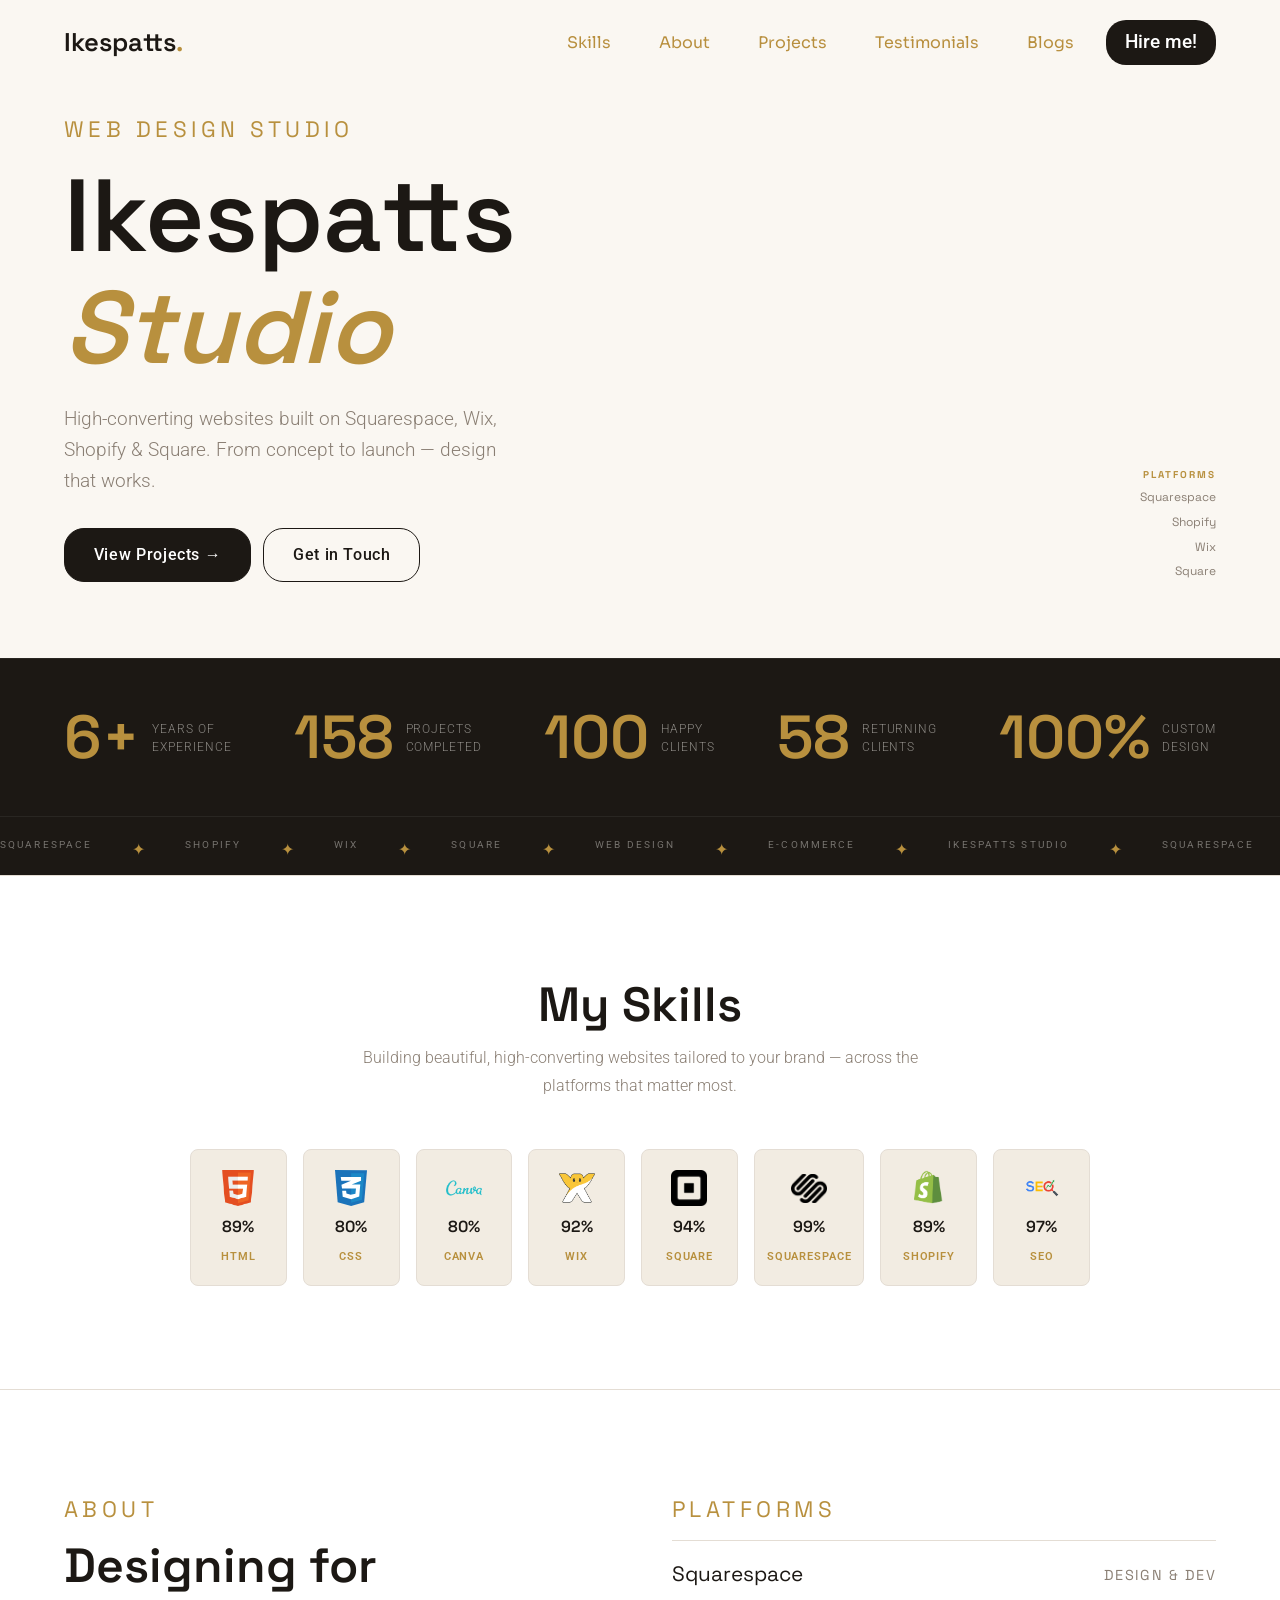
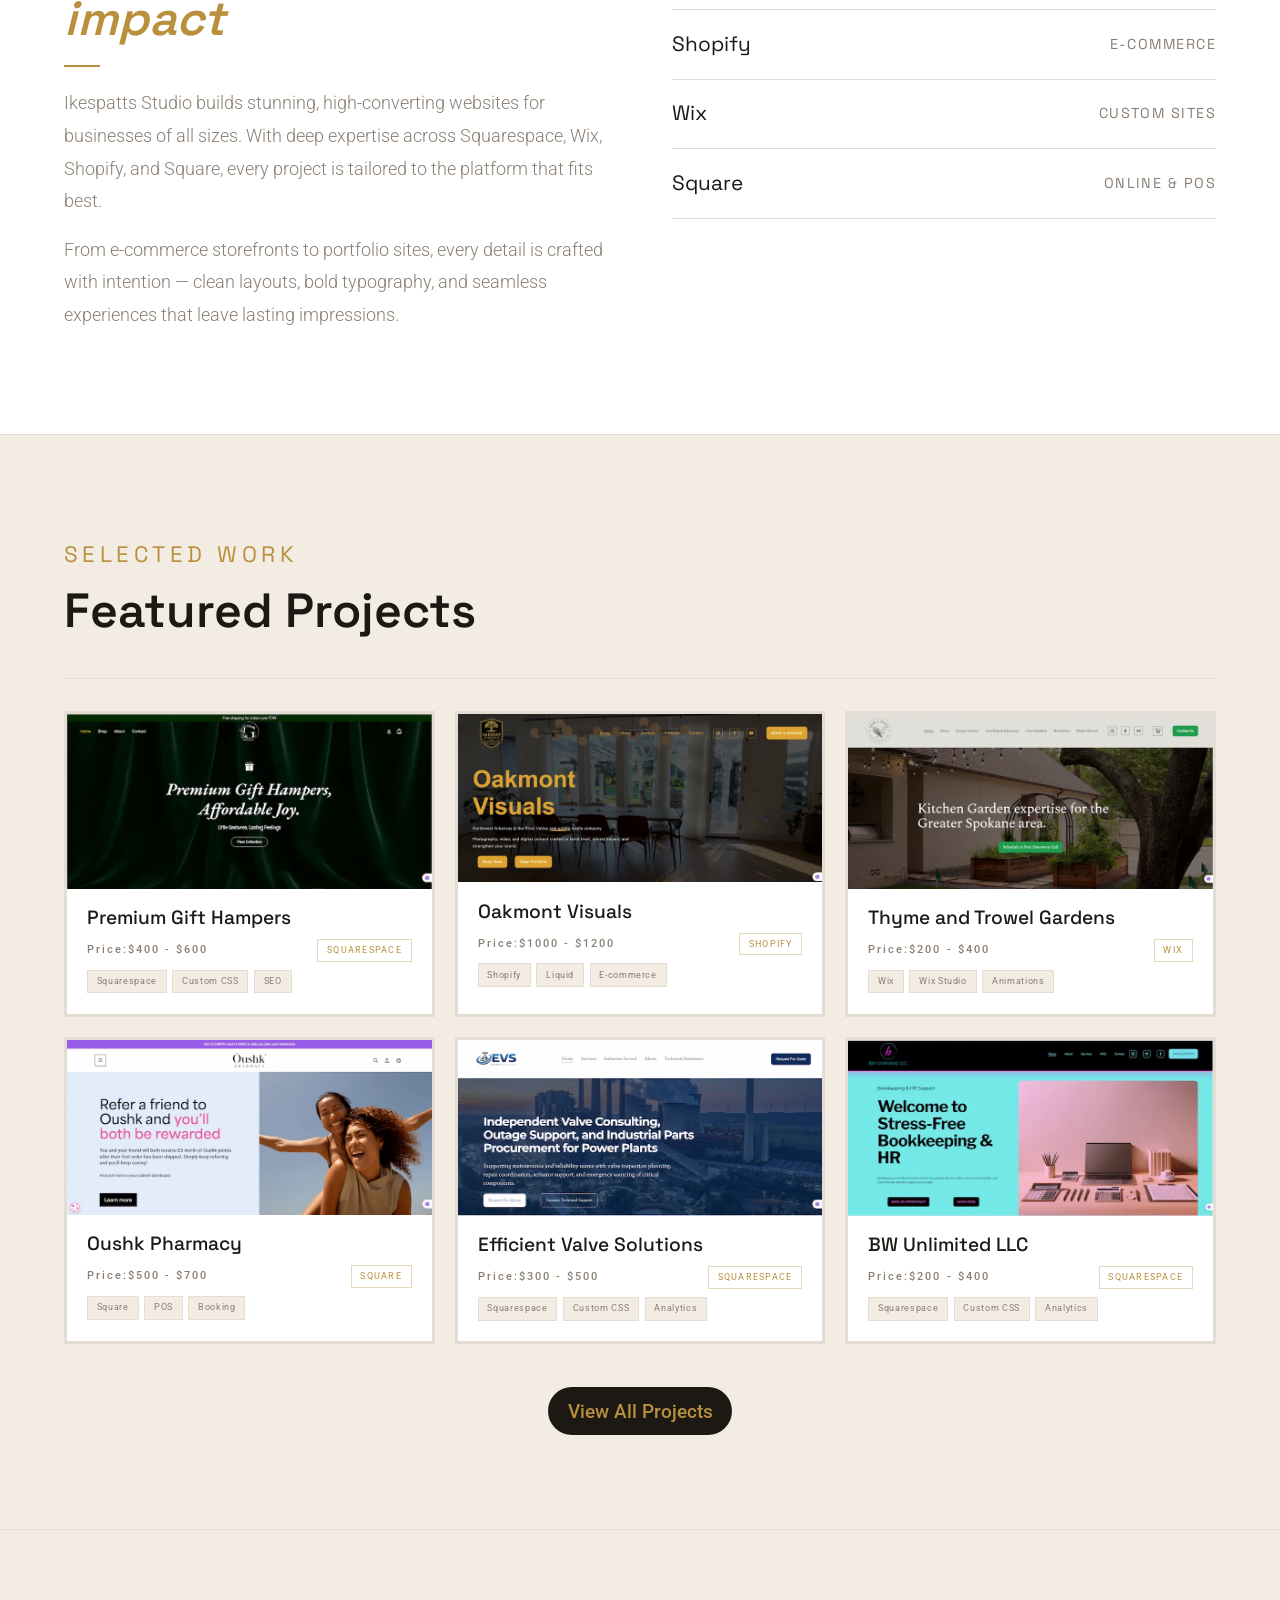
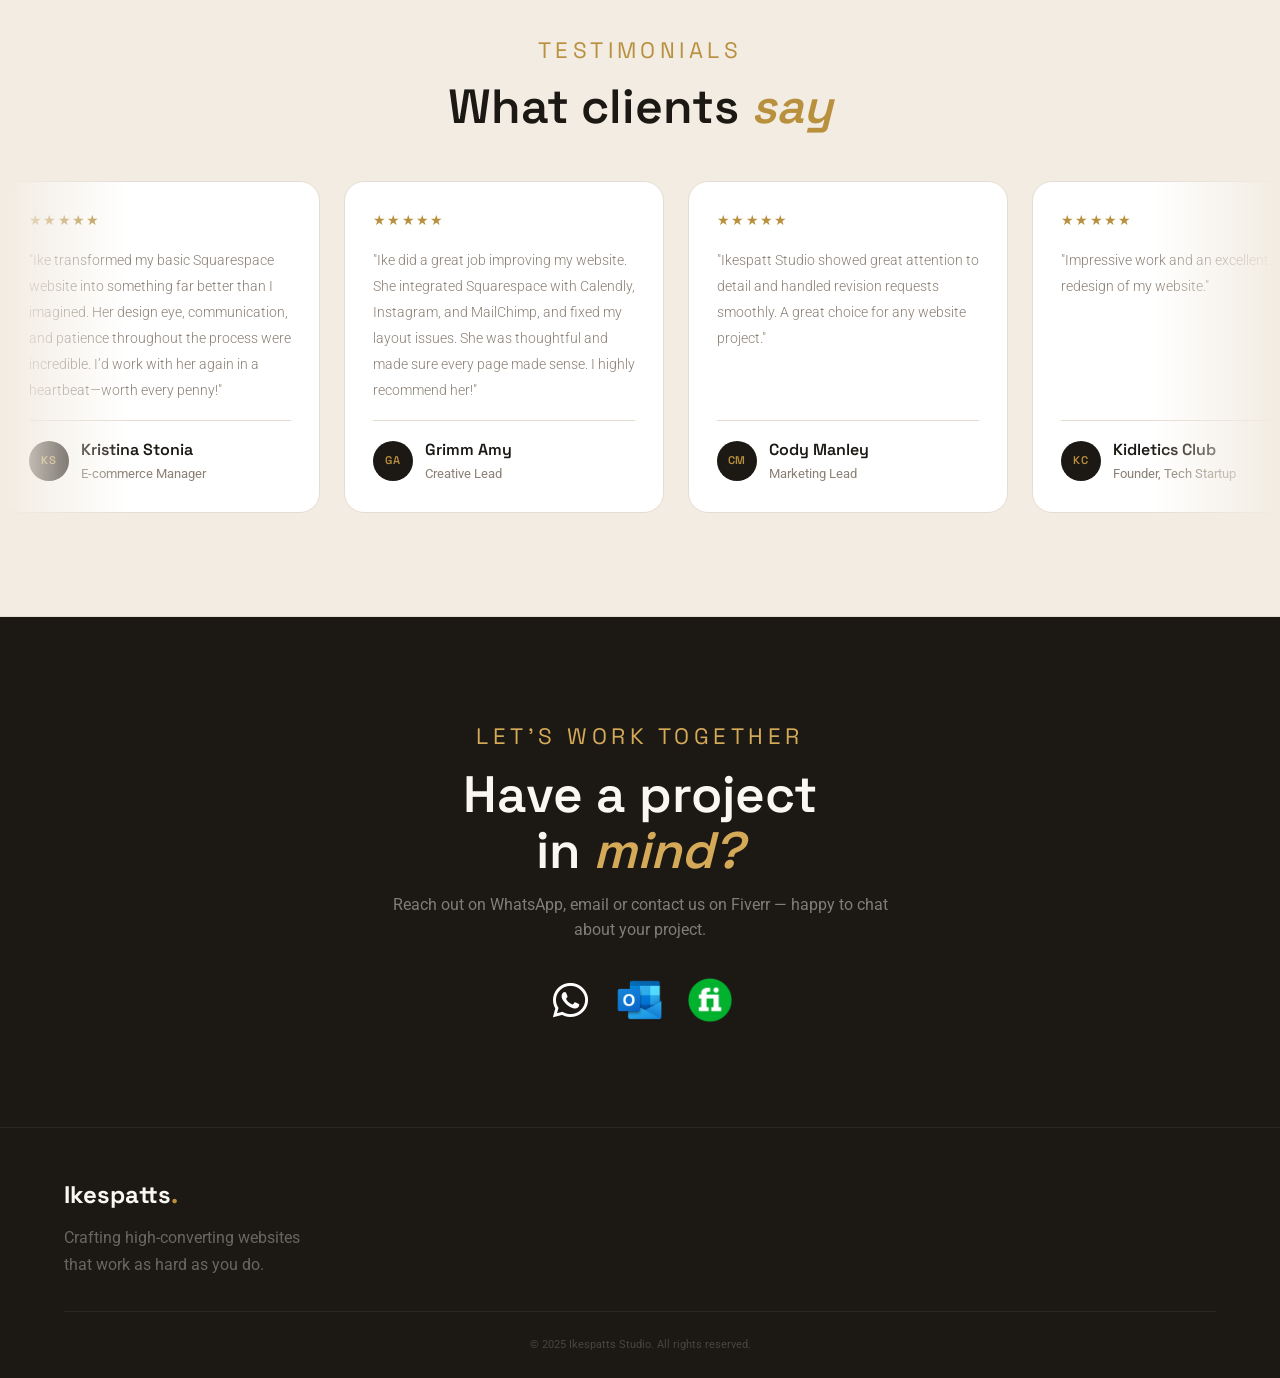
<file: index.html>
<!doctype html>
<html lang="en">
  <head>
    <meta charset="UTF-8" />
    <meta name="viewport" content="width=device-width, initial-scale=1.0" />
    <title>Ikespatts Studio — Web Design</title>
   <link rel="preconnect" href="https://fonts.googleapis.com">
<link rel="preconnect" href="https://fonts.gstatic.com" crossorigin>
<link href="https://fonts.googleapis.com/css2?family=Roboto:ital,wght@0,100..900;1,100..900&family=Sora:wght@100..800&family=Space+Grotesk:wght@300..700&display=swap" rel="stylesheet">
    <link rel="stylesheet" href="style.css" />
      <link rel="stylesheet" href="https://cdnjs.cloudflare.com/ajax/libs/font-awesome/6.5.0/css/all.min.css">

  </head>
  <body>
    <!-- ======= MOBILE NAV DRAWER ======= -->
    <div class="nav-drawer" id="navDrawer">
      <button class="nav-drawer-close" id="navClose" aria-label="Close menu"> <span></span>
  <span></span></button>
      <a href="#skills" onclick="closeDrawer()">Skills</a>
      <a href="#about" onclick="closeDrawer()">About</a>
      <a href="#selected-work" onclick="closeDrawer()">Projects</a>
      <a href="#testimonials" onclick="closeDrawer()">Testimonials</a>
      <a href="#" onclick="closeDrawer()">Blogs</a>
      <a href="https://www.fiverr.com/ikeadepelumi" target="_blank" onclick="closeDrawer()">Hire me!</a>
    </div>

    <!-- ======= NAVBAR ======= -->
    <nav class="navbar" id="navbar">
      <a href="index.html" class="nav-logo">Ikespatts<span>.</span></a>

<div class=nav-right>
 <ul class="nav-links">
        <li><a href="#skills">Skills</a></li>
        <li><a href="#about">About</a></li>
        <li><a href="#selected-work">Projects</a></li>
        <li><a href="#testimonials">Testimonials</a></li>
        <li><a href="#">Blogs</a></li>
      </ul>

      <a href="https://www.fiverr.com/ikeadepelumi" target="_blank" class="nav-cta">Hire me!</a>

      <button class="nav-toggle" id="navToggle" aria-label="Open menu">
        <span></span><span></span><span></span>
      </button>
</div> 
    </nav>
<!-- Hero Section -->
    <section class="hero">
      <div class="hero-content">
        <span class="eyebrow anim-1">Web Design Studio</span>
        <h1 class="hero-title anim-2">Ikespatts<br /><em>Studio</em></h1>
        <p class="hero-desc anim-3">
          High-converting websites built on Squarespace, Wix, Shopify &amp;
          Square. From concept to launch — design that works.
        </p>
        <div class="hero-btns anim-4">
          <a href="projects.html" class="btn btn-dark">View Projects →</a>
          <a href="#contact" class="btn btn-outline">Get in Touch</a>
        </div>
      </div>

      <div class="hero-platforms">
        <strong>Platforms</strong>
        <span>Squarespace</span>
        <span>Shopify</span>
        <span>Wix</span>
        <span>Square</span>
      </div>
    </section>
<!-- ======= STATS ======= -->
<section class="stats-section">
  <div class="stat-item">
    <h1 class="stat-num">6+</h1>
    <p class="stat-label">Years of<br/>Experience</p>
  </div>
  <div class="stat-item">
    <h1 class="stat-num">158</h1>
    <p class="stat-label">Projects<br/>Completed</p>
  </div>
  <div class="stat-item">
    <h1 class="stat-num">100</h1>
    <p class="stat-label">Happy<br/>Clients</p>
  </div>
  <div class="stat-item">
    <h1 class="stat-num">58</h1>
    <p class="stat-label">Returning<br/>Clients</p>
  </div>
  <div class="stat-item" id="custom-div">
    <h1 class="stat-num">100%</h1>
    <p class="stat-label">Custom<br/>Design</p>
  </div>
</section>
    <!-- ======= MARQUEE ======= -->
    <div class="marquee-wrap" aria-hidden="true">
      <div class="marquee-track">
        <span class="marquee-item">Squarespace</span
        ><span class="marquee-dot"> ✦ </span>
        <span class="marquee-item">Shopify</span
        ><span class="marquee-dot"> ✦ </span>
        <span class="marquee-item">Wix</span
        ><span class="marquee-dot"> ✦ </span>
        <span class="marquee-item">Square</span
        ><span class="marquee-dot"> ✦ </span>
        <span class="marquee-item">Web Design</span
        ><span class="marquee-dot"> ✦ </span>
        <span class="marquee-item">E-Commerce</span
        ><span class="marquee-dot"> ✦ </span>
        <span class="marquee-item">Ikespatts Studio</span
        ><span class="marquee-dot"> ✦ </span>
        <span class="marquee-item">Squarespace</span
        ><span class="marquee-dot"> ✦ </span>
        <span class="marquee-item">Shopify</span
        ><span class="marquee-dot"> ✦ </span>
        <span class="marquee-item">Wix</span
        ><span class="marquee-dot"> ✦ </span>
        <span class="marquee-item">Square</span
        ><span class="marquee-dot"> ✦ </span>
        <span class="marquee-item">Web Design</span
        ><span class="marquee-dot"> ✦ </span>
        <span class="marquee-item">E-Commerce</span
        ><span class="marquee-dot"> ✦ </span>
        <span class="marquee-item">Ikespatts Studio</span
        ><span class="marquee-dot"> ✦ </span>
      </div>
    </div>
<!-- ======= SKILLS ======= -->
<section id="skills" class="skills-section">
  <div class="skills-header">
    <h2 class="skills-title">My Skills</h2>
    <p class="skills-sub">Building beautiful, high-converting websites tailored to your brand — across the platforms that matter most.</p>
  </div>

  <div class="skills-grid">
<div class="skill-card">
      <img src="images/HTML.png" alt="html" class="skill-logo" />
      <span class="skill-percent">89%</span>
      <span class="skill-name">HTML</span>
    </div>
    <div class="skill-card">
      <img src="images/css.svg" alt="CSS" class="skill-logo" />
      <span class="skill-percent">80%</span>
      <span class="skill-name">CSS</span>
    </div>
    <div class="skill-card">
      <img src="images/canva 2.png" alt="Canva" class="skill-logo" />
      <span class="skill-percent">80%</span>
      <span class="skill-name">Canva</span>
    </div>

    <div class="skill-card">
      <img src="images/wix-logo_icon.png" alt="Wix" class="skill-logo" />
      <span class="skill-percent">92%</span>
      <span class="skill-name">Wix</span>
    </div>

    <div class="skill-card">
      <img src="images/square logo.png" alt="Square" class="skill-logo" />
      <span class="skill-percent">94%</span>
      <span class="skill-name">Square</span>
    </div>

    <div class="skill-card">
      <img src="images/squarespace logo.png" alt="Squarespace" class="skill-logo" />
      <span class="skill-percent">99%</span>
      <span class="skill-name">Squarespace</span>
    </div>

    <div class="skill-card">
      <img src="images/Shopify_logo.png" alt="Shopify" class="skill-logo" />
      <span class="skill-percent">89%</span>
      <span class="skill-name">Shopify</span>
    </div>

    <div class="skill-card">
      <img src="images/SEO.png" alt="SEO" class="skill-logo" />
      <span class="skill-percent">97%</span>
      <span class="skill-name">SEO</span>
    </div>

  </div>
</section>
    <!-- ======= ABOUT ======= -->
    <section id="about" class="about-section">
      <div class="reveal">
        <span class="eyebrow">About</span>
        <h2 class="section-heading">Designing for<br /><em>impact</em></h2>
        <div class="rule"></div>
        <div class="about-text">
          <p>
            Ikespatts Studio builds stunning, high-converting websites for
            businesses of all sizes. With deep expertise across Squarespace,
            Wix, Shopify, and Square, every project is tailored to the platform
            that fits best.
          </p>
          <p>
            From e-commerce storefronts to portfolio sites, every detail is
            crafted with intention — clean layouts, bold typography, and
            seamless experiences that leave lasting impressions.
          </p>
        </div>
      </div>

      <div class="reveal d2">
        <span class="eyebrow">Platforms</span>
        <div class="platforms-list">
          <div class="platform-row">
            <span class="p-name">Squarespace</span>
            <span class="p-type">Design &amp; Dev</span>
          </div>
          <div class="platform-row">
            <span class="p-name">Shopify</span>
            <span class="p-type">E-commerce</span>
          </div>
          <div class="platform-row">
            <span class="p-name">Wix</span>
            <span class="p-type">Custom Sites</span>
          </div>
          <div class="platform-row">
            <span class="p-name">Square</span>
            <span class="p-type">Online &amp; POS</span>
          </div>
        </div>
      </div>
    </section>

    <!-- ======= SELECTED WORK ======= -->
    <section id="selected-work" class="work-section">
      <div class="section-header reveal">
        <div>
          <span class="eyebrow">Selected Work</span>
          <h2 class="section-heading">Featured Projects</h2>
        </div>
      </div>

      <div class="cards-grid">
        
        <div class="proj-card reveal">
         <a href="https://giftyaari.in/" target="_blank" rel="noopener" class="proj-link">
          <div class="proj-img">
            <img
              src="images/Work-one-800.webp"
              srcset="
                images/Work-one-400.webp   400w,
                images/Work-one-800.webp   800w,
                images/Work-one-1200.webp 1200w
              "
              sizes="(max-width: 400px) 100vw, (max-width: 800px) 50vw, 33vw"
              loading="lazy"
              alt="Project one"
            />
            <!-- <span class="proj-img-placeholder">Add Project Image</span> -->
          </div>
          <div class="proj-body">
                        <h3 class="proj-title">Premium Gift Hampers</h3>
            <div class="proj-meta">
              <span class="proj-num">Price:$400 - $600</span>
              <span class="proj-badge">Squarespace</span>
            </div>
            <div class="proj-tools">
              <span class="tool-pill">Squarespace</span>
              <span class="tool-pill">Custom CSS</span>
              <span class="tool-pill">SEO</span>
            </div>
          </div>
          </a>
        </div>

        <!-- CARD 02 -->
        <div class="proj-card reveal d1">
                     <a href="https://www.oakmontvisuals.studio" target="_blank" rel="noopener" class="proj-link">
          <div class="proj-img">
            <img
              src="images/work-two-800.webp"
              srcset="
                images/work-two-400.webp   400w,
                images/work-two-800.webp   800w,
                images/work-two-1200.webp 1200w
              "
              sizes="(max-width: 400px) 100vw, (max-width: 800px) 50vw, 33vw"
              loading="lazy"
              alt="Project one"
            />
            <!-- <span class="proj-img-placeholder">Add Project Image</span> -->
          </div>
          <div class="proj-body">
                        <h3 class="proj-title">Oakmont Visuals</h3>
            <div class="proj-meta">
              <span class="proj-num">Price:$1000 - $1200</span>
              <span class="proj-badge">Shopify</span>
            </div>
            <div class="proj-tools">
              <span class="tool-pill">Shopify</span>
              <span class="tool-pill">Liquid</span>
              <span class="tool-pill">E-commerce</span>
            </div>
          </div>
                     </a>
        </div>

        <!-- CARD 03 -->
        <div class="proj-card reveal d2">
           <a href="https://www.thymeandtrowelgardens.com/" target="_blank" rel="noopener" class="proj-link">
<div class="proj-img">
            <img
              src="images/work-three-800.webp"
              srcset="
                images/work-three-400.webp   400w,
                images/work-three-800.webp   800w,
                images/work-three-1000.webp 1000w
              "
              sizes="(max-width: 400px) 100vw, (max-width: 800px) 50vw, 33vw"
              loading="lazy"
              alt="Project one"
            />
            <!-- <span class="proj-img-placeholder">Add Project Image</span> -->
          </div>
          <div class="proj-body">
                        <h3 class="proj-title">Thyme and Trowel Gardens</h3>
            <div class="proj-meta">
              <span class="proj-num">Price:$200 - $400</span>
              <span class="proj-badge">Wix</span>
            </div>
            <div class="proj-tools">
              <span class="tool-pill">Wix</span>
              <span class="tool-pill">Wix Studio</span>
              <span class="tool-pill">Animations</span>
            </div>
          </div>
           </a>
          </div>

        <!-- CARD 04 -->
        <div class="proj-card reveal d3">
          <a href="https://www.oushkpharmacy.com/" target="_blank" rel="noopener" class="proj-link">
          <div class="proj-img">
            <img
              src="images/work-four-800.webp"
              srcset="images/work-four-400.webp 400w,
                images/work-four-800.webp 800w,
                images/work-four-1000.webp 1000w"
              sizes="(max-width: 400px) 100vw, (max-width: 800px) 50vw, 33vw"
              loading="lazy"
              alt="Project four"
            />
            <!-- <span class="proj-img-placeholder">Add Project Image</span> -->
          </div>
          <div class="proj-body">
                        <h3 class="proj-title">Oushk Pharmacy</h3>
            <div class="proj-meta">
              <span class="proj-num">Price:$500 - $700</span>
              <span class="proj-badge">Square</span>
            </div>
            <div class="proj-tools">
              <span class="tool-pill">Square</span>
              <span class="tool-pill">POS</span>
              <span class="tool-pill">Booking</span>
            </div>
          </div>
          </a>
        </div>

        <!-- CARD 05 -->
        <div class="proj-card reveal d4">
           <a href="http://efficientvalvesolutions.com/" target="_blank" rel="noopener" class="proj-link">
          <div class="proj-img">
            <img
              src="images/work-eight-800.webp"
              srcset="
                images/work-eight-400.webp   400w,
                images/work-eight-800.webp   800w,
                images/work-eight-1000.webp 1000w
              "
              sizes="(max-width: 400px) 100vw, (max-width: 800px) 50vw, 33vw"
              loading="lazy"
              alt="Project one"
            />
            <!-- <span class="proj-img-placeholder">Add Project Image</span> -->
          </div>
          <div class="proj-body">
                        <h3 class="proj-title">Efficient Valve Solutions</h3>
            <div class="proj-meta">
              <span class="proj-num">Price:$300 - $500</span>
              <span class="proj-badge">Squarespace</span>
            </div>
            <div class="proj-tools">
              <span class="tool-pill">Squarespace</span>
              <span class="tool-pill">Custom CSS</span>
              <span class="tool-pill">Analytics</span>
            </div>
          </div>
          </a>
        </div>

        <!-- CARD 06 -->
        <div class="proj-card reveal d4">
              <a href="http://www.booksbybw.com/" target="_blank" rel="noopener" class="proj-link">
          <div class="proj-img">
            <img
              src="images/work-six-800.webp"
              srcset="
                images/work-six-400.webp   400w,
                images/work-six-800.webp   800w,
                images/work-six-1000.webp 1000w
              "
              sizes="(max-width: 400px) 100vw, (max-width: 800px) 50vw, 33vw"
              loading="lazy"
              alt="Project one"
            />
            <!-- <span class="proj-img-placeholder">Add Project Image</span> -->
          </div>
          <div class="proj-body">
                        <h3 class="proj-title">BW Unlimited LLC</h3>

            <div class="proj-meta">
              <span class="proj-num">Price:$200 - $400</span>
              <span class="proj-badge">Squarespace</span>
            </div>
            <div class="proj-tools">
              <span class="tool-pill">Squarespace</span>
              <span class="tool-pill">Custom CSS</span>
              <span class="tool-pill">Analytics</span>
            </div>
          </div>
        </div>
      </a>
      </div>
      <div class="view-all-wrapper">
              <a href="projects.html" class="view-all">View All Projects</a>
      </div>

    </section>
<!-- ======= TESTIMONIALS ======= -->
<section id="testimonials" class="testimonials-section">
  <div class="testimonials-header reveal">
    <span class="eyebrow">Testimonials</span>
    <h2 class="section-heading">What clients <em>say</em></h2>
  </div>

  <div class="testimonials-track-wrap">
    <div class="testimonials-track" id="testimonialsTrack">

      <!-- Card 01 -->
      <div class="testi-card">
        <div class="testi-stars">★★★★★</div>
        <p class="testi-text">"Ike transformed my basic Squarespace website into something far better than I imagined. Her design eye, communication, and patience throughout the process were incredible. I’d work with her again in a heartbeat—worth every penny!"</p>
        <div class="testi-author">
          <div class="testi-avatar">KS</div>
          <div>
            <div class="testi-name">Kristina Stonia</div>
            <div class="testi-role">E-commerce Manager</div>
          </div>
        </div>
      </div>

      <!-- Card 02 -->
      <div class="testi-card">
        <div class="testi-stars">★★★★★</div>
        <p class="testi-text">"Ike did a great job improving my website. She integrated Squarespace with Calendly, Instagram, and MailChimp, and fixed my layout issues. She was thoughtful and made sure every page made sense. I highly recommend her!"</p>
        <div class="testi-author">
          <div class="testi-avatar">GA</div>
          <div>
            <div class="testi-name">Grimm Amy</div>
            <div class="testi-role">Creative Lead</div>
          </div>
        </div>
      </div>

      <!-- Card 03 -->
      <div class="testi-card">
        <div class="testi-stars">★★★★★</div>
        <p class="testi-text">"Ikespatt Studio showed great attention to detail and handled revision requests smoothly. A great choice for any website project."</p>
        <div class="testi-author">
          <div class="testi-avatar">CM</div>
          <div>
            <div class="testi-name">Cody Manley</div>
            <div class="testi-role">Marketing Lead</div>
          </div>
        </div>
      </div>

      <!-- Card 04 -->
      <div class="testi-card">
        <div class="testi-stars">★★★★★</div>
        <p class="testi-text">"Impressive work and an excellent redesign of my website."</p>
        <div class="testi-author">
          <div class="testi-avatar">KC</div>
          <div>
            <div class="testi-name">Kidletics Club</div>
            <div class="testi-role">Founder, Tech Startup</div>
          </div>
        </div>
      </div>

      <!-- Card 05 -->
      <div class="testi-card">
        <div class="testi-stars">★★★★★</div>
        <p class="testi-text">"Ikespatts Studio did a great job improving my website with a creative, fun layout that matched my logo and colors perfectly. I’d definitely work with them again!"</p>
        <div class="testi-author">
          <div class="testi-avatar">BW</div>
          <div>
            <div class="testi-name">Brandy Washler</div>
            <div class="testi-role">Restaurant Owner</div>
          </div>
        </div>
      </div>

      <!-- Card 06 -->
      <div class="testi-card">
        <div class="testi-stars">★★★★★</div>
        <p class="testi-text">"Ikespatts has been great to work with, she’s developed a great website for us and has offered to help support design tweaks as needed. Would definitely work with her again. She’s very responsive and great at what she does."</p>
        <div class="testi-author">
       <div class="testi-avatar">PA</div>
          <div>
            <div class="testi-name">Parag Akura</div>
            <div class="testi-role">Creative Director</div>
          </div>
        </div>
      </div>
<!-- card 07 -->
      <div class="testi-card">
        <div class="testi-stars">★★★★★</div>
        <p class="testi-text">"Ike was outstanding to work with. She made the process quick and easy, delivered even earlier than expected, and created exactly what I wanted and more. Highly recommended!"</p>
        <div class="testi-author">
          <div class="testi-avatar">UV</div>
          <div>
            <div class="testi-name">Ublaze vapor </div>
            <div class="testi-role">Marketing Lead</div>
          </div>
        </div>
      </div>
<!-- card 08 -->
      <div class="testi-card">
        <div class="testi-stars">★★★★★</div>
        <p class="testi-text">"I had a great experience working with Ike. She created beautiful Squarespace pages for my Japan Cherry Blossom group trip and perfectly captured the feel I wanted. I’d happily work with her again!"</p>
        <div class="testi-author">
          <div class="testi-avatar">SB</div>
          <div>
            <div class="testi-name">Stacy Barbera</div>
            <div class="testi-role"></div>
          </div>
        </div>
      </div>
<!-- Testimonial Card ends here -->
    </div>
  </div>
</section>
    <!-- ======= CONTACT ======= -->
    <section id="contact" class="contact-section">
      <div class="contact-inner reveal">
        <span class="eyebrow" style="color: var(--gold-hover)">Let's Work Together</span>
        <h2 class="contact-heading">Have a project<br />in <em>mind?</em></h2>
        <p class="contact-sub">
          Reach out on WhatsApp, email or contact us on Fiverr — happy to chat about your
          project.
        </p>
      </div>
        <div class="contact-icons">
  <a href="https://wa.me/2349012225266" target="_blank" rel="noopener" class="contact-icon-btn wa" title="WhatsApp">
    <i class="fab fa-whatsapp"></i>
  </a>
  <a href="mailto:ikeadegbaju@outlook.com" class="contact-icon-btn outlook" title="Gmail">
         <img src="images/microsoft-outlook-macos-icon-12.png" alt="Outlook Logo" class="outlook-logo">
  </a>
  <a href="https://www.fiverr.com/ikeadepelumi" target="_blank" rel="noopener" class="contact-icon-btn fiverr" title="Fiverr">
    <img src="images/Fiverr-logo.png" alt="Fiverr Logo" class="fiverr-logo">
</a>
</div>
    </section>
<footer class="site-footer">
  <div class="footer-top">
    <div class="footer-brand">
      <div class="footer-logo">Ikespatts<span>.</span></div>
      <p class="footer-tagline">Crafting high-converting websites<br/>that work as hard as you do.</p>
    </div>

    <!-- <nav class="footer-nav">
      <a href="#skills">Skills</a>
      <a href="#about">About</a>
      <a href="#selected-work">Projects</a>
      <a href="#testimonials">Testimonials</a>
      <a href="#contact">Contact</a>
    </nav> -->
  </div>

  <div class="footer-bottom">
    <span>© 2025 Ikespatts Studio. All rights reserved.</span>
  </div>
</footer>
   
    <script src="script.js"></script>
  </body>
</html>
</file>
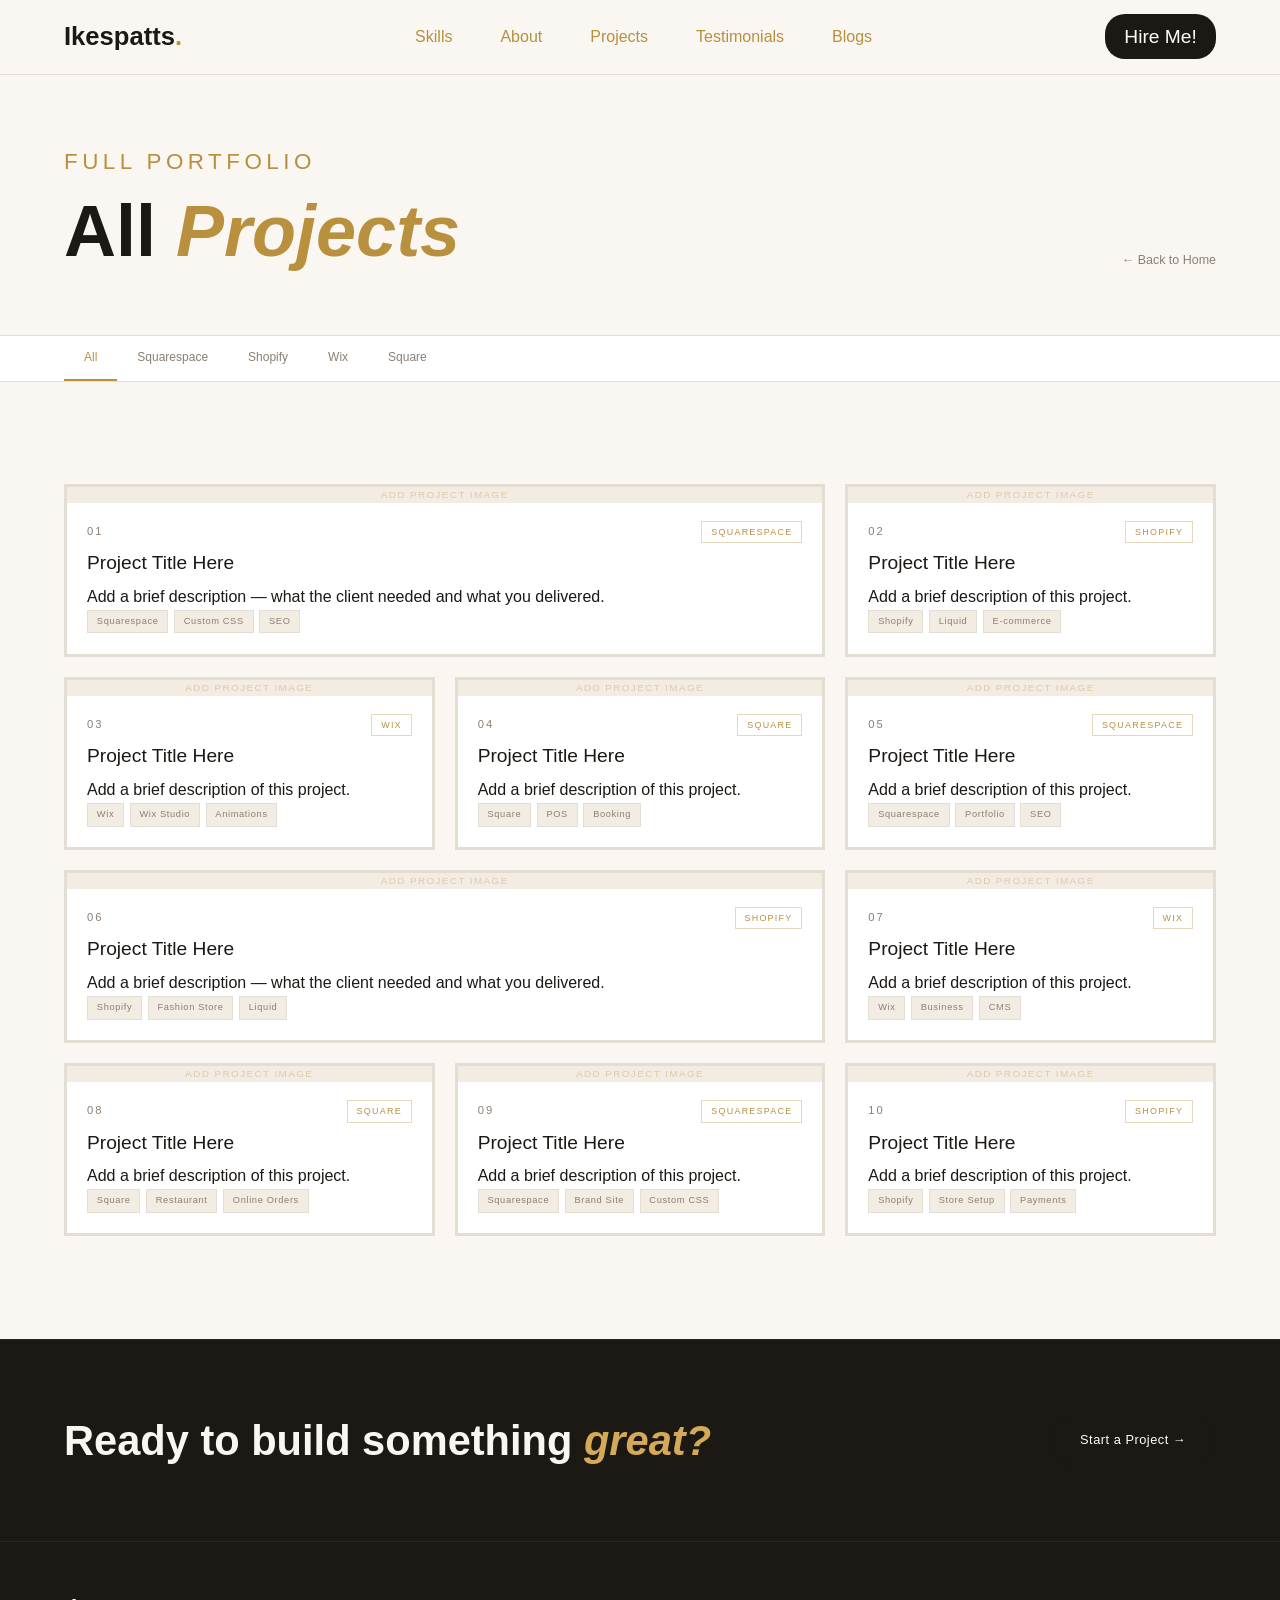
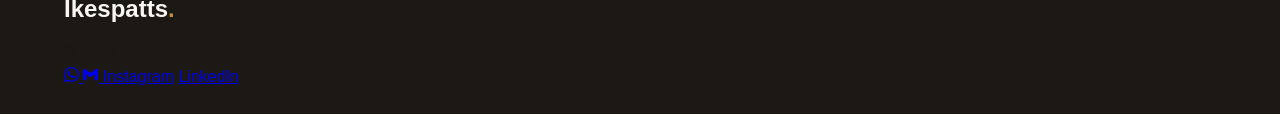
<file: projects.html>
<!DOCTYPE html>
<html lang="en">
<head>
  <meta charset="UTF-8" />
  <meta name="viewport" content="width=device-width, initial-scale=1.0" />
  <title>Projects — Ikespatts Studio</title>
  <link rel="stylesheet" href="style.css" />
</head>
<body>

  <!-- ======= MOBILE NAV DRAWER ======= -->
  <div class="nav-drawer" id="navDrawer">
    <button class="nav-drawer-close" id="navClose" aria-label="Close menu">✕</button>
    <a href="index.html"              onclick="closeDrawer()">Home</a>
    <a href="index.html#about"        onclick="closeDrawer()">About</a>
    <a href="projects.html"           onclick="closeDrawer()">All Projects</a>
    <a href="index.html#contact"      onclick="closeDrawer()">Contact</a>
  </div>

  <!-- ======= NAVBAR ======= -->
  <nav class="navbar always">
    <a href="index.html" class="nav-logo">Ikespatts<span>.</span></a>

    <ul class="nav-links">
      <li><a href="#skills">Skills</a></li>
        <li><a href="#about">About</a></li>
        <li><a href="#selected-work">Projects</a></li>
        <li><a href="#testimonials">Testimonials</a></li>
        <li><a href="#">Blogs</a></li>
    </ul>

    <a href="index.html#contact" class="nav-cta">Hire Me!</a>

    <button class="nav-toggle" id="navToggle" aria-label="Open menu">
      <span></span><span></span><span></span>
    </button>
  </nav>

  <!-- ======= PAGE HERO ======= -->
  <div class="page-hero">
    <div class="page-hero-inner">
      <div>
        <span class="eyebrow">Full Portfolio</span>
        <h1 class="page-title">All <em>Projects</em></h1>
      </div>
      <a href="index.html" class="back-link">← Back to Home</a>
    </div>
  </div>

  <!-- ======= FILTER BAR ======= -->
  <div class="filter-bar">
    <button class="filter-btn active" data-filter="all">All</button>
    <button class="filter-btn" data-filter="squarespace">Squarespace</button>
    <button class="filter-btn" data-filter="shopify">Shopify</button>
    <button class="filter-btn" data-filter="wix">Wix</button>
    <button class="filter-btn" data-filter="square">Square</button>
  </div>

  <!-- ======= PROJECTS GRID ======= -->
  <section class="projects-section">
    <div class="projects-grid">

      <!-- 01 — wide/featured -->
      <div class="proj-card wide reveal" data-platform="squarespace">
        <div class="proj-img">
          <!-- <img src="images/project-01.jpg" alt="Project 01" /> -->
          <span class="proj-img-placeholder">Add Project Image</span>
        </div>
        <div class="proj-body">
          <div class="proj-meta">
            <span class="proj-num">01</span>
            <span class="proj-badge">Squarespace</span>
          </div>
          <h3 class="proj-title">Project Title Here</h3>
          <p class="card-desc">Add a brief description — what the client needed and what you delivered.</p>
          <div class="proj-tools">
            <span class="tool-pill">Squarespace</span>
            <span class="tool-pill">Custom CSS</span>
            <span class="tool-pill">SEO</span>
          </div>
        </div>
      </div>

      <!-- 02 -->
      <div class="proj-card reveal" data-platform="shopify">
        <div class="proj-img">
          <span class="proj-img-placeholder">Add Project Image</span>
        </div>
        <div class="proj-body">
          <div class="proj-meta">
            <span class="proj-num">02</span>
            <span class="proj-badge">Shopify</span>
          </div>
          <h3 class="proj-title">Project Title Here</h3>
          <p class="card-desc">Add a brief description of this project.</p>
          <div class="proj-tools">
            <span class="tool-pill">Shopify</span>
            <span class="tool-pill">Liquid</span>
            <span class="tool-pill">E-commerce</span>
          </div>
        </div>
      </div>

      <!-- 03 -->
      <div class="proj-card reveal" data-platform="wix">
        <div class="proj-img">
          <span class="proj-img-placeholder">Add Project Image</span>
        </div>
        <div class="proj-body">
          <div class="proj-meta">
            <span class="proj-num">03</span>
            <span class="proj-badge">Wix</span>
          </div>
          <h3 class="proj-title">Project Title Here</h3>
          <p class="card-desc">Add a brief description of this project.</p>
          <div class="proj-tools">
            <span class="tool-pill">Wix</span>
            <span class="tool-pill">Wix Studio</span>
            <span class="tool-pill">Animations</span>
          </div>
        </div>
      </div>

      <!-- 04 -->
      <div class="proj-card reveal" data-platform="square">
        <div class="proj-img">
          <span class="proj-img-placeholder">Add Project Image</span>
        </div>
        <div class="proj-body">
          <div class="proj-meta">
            <span class="proj-num">04</span>
            <span class="proj-badge">Square</span>
          </div>
          <h3 class="proj-title">Project Title Here</h3>
          <p class="card-desc">Add a brief description of this project.</p>
          <div class="proj-tools">
            <span class="tool-pill">Square</span>
            <span class="tool-pill">POS</span>
            <span class="tool-pill">Booking</span>
          </div>
        </div>
      </div>

      <!-- 05 -->
      <div class="proj-card reveal" data-platform="squarespace">
        <div class="proj-img">
          <span class="proj-img-placeholder">Add Project Image</span>
        </div>
        <div class="proj-body">
          <div class="proj-meta">
            <span class="proj-num">05</span>
            <span class="proj-badge">Squarespace</span>
          </div>
          <h3 class="proj-title">Project Title Here</h3>
          <p class="card-desc">Add a brief description of this project.</p>
          <div class="proj-tools">
            <span class="tool-pill">Squarespace</span>
            <span class="tool-pill">Portfolio</span>
            <span class="tool-pill">SEO</span>
          </div>
        </div>
      </div>

      <!-- 06 — wide/featured -->
      <div class="proj-card wide reveal" data-platform="shopify">
        <div class="proj-img">
          <span class="proj-img-placeholder">Add Project Image</span>
        </div>
        <div class="proj-body">
          <div class="proj-meta">
            <span class="proj-num">06</span>
            <span class="proj-badge">Shopify</span>
          </div>
          <h3 class="proj-title">Project Title Here</h3>
          <p class="card-desc">Add a brief description — what the client needed and what you delivered.</p>
          <div class="proj-tools">
            <span class="tool-pill">Shopify</span>
            <span class="tool-pill">Fashion Store</span>
            <span class="tool-pill">Liquid</span>
          </div>
        </div>
      </div>

      <!-- 07 -->
      <div class="proj-card reveal" data-platform="wix">
        <div class="proj-img">
          <span class="proj-img-placeholder">Add Project Image</span>
        </div>
        <div class="proj-body">
          <div class="proj-meta">
            <span class="proj-num">07</span>
            <span class="proj-badge">Wix</span>
          </div>
          <h3 class="proj-title">Project Title Here</h3>
          <p class="card-desc">Add a brief description of this project.</p>
          <div class="proj-tools">
            <span class="tool-pill">Wix</span>
            <span class="tool-pill">Business</span>
            <span class="tool-pill">CMS</span>
          </div>
        </div>
      </div>

      <!-- 08 -->
      <div class="proj-card reveal" data-platform="square">
        <div class="proj-img">
          <span class="proj-img-placeholder">Add Project Image</span>
        </div>
        <div class="proj-body">
          <div class="proj-meta">
            <span class="proj-num">08</span>
            <span class="proj-badge">Square</span>
          </div>
          <h3 class="proj-title">Project Title Here</h3>
          <p class="card-desc">Add a brief description of this project.</p>
          <div class="proj-tools">
            <span class="tool-pill">Square</span>
            <span class="tool-pill">Restaurant</span>
            <span class="tool-pill">Online Orders</span>
          </div>
        </div>
      </div>

      <!-- 09 -->
      <div class="proj-card reveal" data-platform="squarespace">
        <div class="proj-img">
          <span class="proj-img-placeholder">Add Project Image</span>
        </div>
        <div class="proj-body">
          <div class="proj-meta">
            <span class="proj-num">09</span>
            <span class="proj-badge">Squarespace</span>
          </div>
          <h3 class="proj-title">Project Title Here</h3>
          <p class="card-desc">Add a brief description of this project.</p>
          <div class="proj-tools">
            <span class="tool-pill">Squarespace</span>
            <span class="tool-pill">Brand Site</span>
            <span class="tool-pill">Custom CSS</span>
          </div>
        </div>
      </div>

      <!-- 10 -->
      <div class="proj-card reveal" data-platform="shopify">
        <div class="proj-img">
          <span class="proj-img-placeholder">Add Project Image</span>
        </div>
        <div class="proj-body">
          <div class="proj-meta">
            <span class="proj-num">10</span>
            <span class="proj-badge">Shopify</span>
          </div>
          <h3 class="proj-title">Project Title Here</h3>
          <p class="card-desc">Add a brief description of this project.</p>
          <div class="proj-tools">
            <span class="tool-pill">Shopify</span>
            <span class="tool-pill">Store Setup</span>
            <span class="tool-pill">Payments</span>
          </div>
        </div>
      </div>

    </div>
  </section>

  <!-- ======= CONTACT STRIP ======= -->
  <div class="contact-strip">
    <h2 class="strip-heading">Ready to build something <em>great?</em></h2>
    <a href="index.html#contact" class="btn btn-dark">Start a Project →</a>
  </div>

  <!-- ======= FOOTER ======= -->
  <footer class="site-footer">
    <div class="footer-logo">Ikespatts<span>.</span></div>
    <span class="footer-copy">© 2025 Ikespatts Studio</span>
    <div class="footer-icons">
      <a href="https://wa.me/2348000000000" target="_blank" rel="noopener" class="f-icon" title="WhatsApp">
        <svg xmlns="http://www.w3.org/2000/svg" viewBox="0 0 24 24" fill="currentColor" width="15" height="15"><path d="M17.472 14.382c-.297-.149-1.758-.867-2.03-.967-.273-.099-.471-.148-.67.15-.197.297-.767.966-.94 1.164-.173.199-.347.223-.644.075-.297-.15-1.255-.463-2.39-1.475-.883-.788-1.48-1.761-1.653-2.059-.173-.297-.018-.458.13-.606.134-.133.298-.347.446-.52.149-.174.198-.298.298-.497.099-.198.05-.371-.025-.52-.075-.149-.669-1.612-.916-2.207-.242-.579-.487-.5-.669-.51-.173-.008-.371-.01-.57-.01-.198 0-.52.074-.792.372-.272.297-1.04 1.016-1.04 2.479 0 1.462 1.065 2.875 1.213 3.074.149.198 2.096 3.2 5.077 4.487.709.306 1.262.489 1.694.625.712.227 1.36.195 1.871.118.571-.085 1.758-.719 2.006-1.413.248-.694.248-1.289.173-1.413-.074-.124-.272-.198-.57-.347m-5.421 7.403h-.004a9.87 9.87 0 01-5.031-1.378l-.361-.214-3.741.982.998-3.648-.235-.374a9.86 9.86 0 01-1.51-5.26c.001-5.45 4.436-9.884 9.888-9.884 2.64 0 5.122 1.03 6.988 2.898a9.825 9.825 0 012.893 6.994c-.003 5.45-4.437 9.884-9.885 9.884m8.413-18.297A11.815 11.815 0 0012.05 0C5.495 0 .16 5.335.157 11.892c0 2.096.547 4.142 1.588 5.945L.057 24l6.305-1.654a11.882 11.882 0 005.683 1.448h.005c6.554 0 11.89-5.335 11.893-11.893a11.821 11.821 0 00-3.48-8.413z"/></svg>
      </a>
      <a href="mailto:hello@ikespattsstudio.com" class="f-icon" title="Email">
        <svg xmlns="http://www.w3.org/2000/svg" viewBox="0 0 24 24" fill="currentColor" width="15" height="15"><path d="M24 5.457v13.909c0 .904-.732 1.636-1.636 1.636h-3.819V11.73L12 16.64l-6.545-4.91v9.273H1.636A1.636 1.636 0 010 19.366V5.457c0-2.023 2.309-3.178 3.927-1.964L5.455 4.64 12 9.548l6.545-4.91 1.528-1.145C21.69 2.28 24 3.434 24 5.457z"/></svg>
      </a>
      <a href="#" class="f-link">Instagram</a>
      <a href="#" class="f-link">LinkedIn</a>
    </div>
  </footer>

  <script src="script.js"></script>
</body>
</html>
</file>
<file: style.css>
*,
*::before,
*::after {
  margin: 0;
  padding: 0;
  box-sizing: border-box;
}

:root {
  --cream: #faf7f2;
  --cream-dark: #f2ece2;
  --dark: #1c1814;
  --gold: #b8903e;
  --gold-hover: #d4aa58;
  --muted: #8a7f74;
  --border: #e4ddd4;
  --white: #ffffff;
  --green: #25d366;

  --pad-x: clamp(1.25rem, 5vw, 5rem);
  --pad-y: clamp(3.5rem, 8vw, 7rem);
}

html {
  scroll-behavior: smooth;
}

body {
  font-family: "Roboto", sans-serif;
  background: var(--cream);
  color: var(--dark);
  overflow-x: hidden;
  line-height: 1.6;
}

img {
  display: block;
  width: 100%;
  height: 100%;
  object-fit: cover;
}

a {
  cursor: pointer;
}
button {
  cursor: pointer;
}

/* ---- TYPOGRAPHY ---- */
.serif {
  font-family: "Roboto", sans-serif;
}

h1,
h2,
h3 {
  font-family: "Space Grotesk", sans-serif;
  font-weight: 600;
  line-height: 1.1;
}

.eyebrow {
  display: block;
  font-size: 0.78rem;
  letter-spacing: 0.2em;
  text-transform: uppercase;
  color: var(--gold);
  margin-bottom: 0.75rem;
}

.section-heading {
  font-size: clamp(1.9rem, 4vw, 3rem);
  color: var(--dark);
  margin-bottom: 1rem;
}

.section-heading em {
  color: var(--gold);
}

.rule {
  width: 36px;
  height: 2px;
  background: var(--gold);
  margin: 1.25rem 0;
}

/* ---- BUTTONS ---- */
.btn {
  display: inline-flex;
  align-items: center;
  gap: 0.5rem;
  padding: 0.8rem 1.8rem;
  font-family: "Roboto", sans-serif;
  font-size: 0.8rem;
  font-weight: 500;
  letter-spacing: 0.04em;
  text-decoration: none;
  transition:
    background 0.2s,
    color 0.2s,
    border-color 0.2s;
  border-radius: 20px;
}

.btn-dark {
  background: var(--dark);
  color: var(--white);
  border: 1.5px solid var(--dark);
}
.btn-dark:hover {
  background: var(--gold);
  border-color: var(--gold);
}

.btn-outline {
  background: transparent;
  color: var(--dark);
  border: 1.5px solid var(--dark);
}
.btn-outline:hover {
  background: var(--dark);
  color: var(--white);
}

.btn-wa {
  background: var(--green);
  color: var(--white);
  border: 1.5px solid var(--green);
}
.btn-wa:hover {
  background: #1db954;
  border-color: #1db954;
}

.btn-gmail {
  background: var(--white);
  color: var(--dark);
  border: 1.5px solid var(--border);
}
.btn-gmail:hover {
  border-color: var(--dark);
}

/* ---- NAVBAR ---- */
.navbar {
  position: fixed;
  top: 0;
  left: 0;
  right: 0;
  z-index: 100;
  display: flex;
  align-items: center;
  justify-content: space-between;
  padding: 1.25rem var(--pad-x);
  transition:
    background 0.3s,
    border-color 0.3s,
    padding 0.3s;
  border-bottom: 1px solid transparent;
}
.nav-right {
  display: flex;
  align-items: center;
  gap: 2rem;
}
.navbar.scrolled,
.navbar.always {
  background: rgba(250, 247, 242, 0.97);
  backdrop-filter: blur(10px);
  border-bottom-color: var(--border);
  padding-top: 0.9rem;
  padding-bottom: 0.9rem;
}

.nav-logo {
  font-family: "Space Grotesk", sans-serif;
  font-size: 1.6rem;
  font-weight: 600;
  color: var(--dark);
  text-decoration: none;
  flex-shrink: 0;
}
.nav-logo span {
  color: var(--gold);
}

.nav-links {
  display: flex;
  gap: 3rem;
  list-style: none;
}

.nav-links a {
  font-size: 1rem;
  font-family: "Sora", sans-serif;
  font-weight: 400;
  color: #b88f3e;
  text-decoration: none;
  transition: color 0.2s;
}
.nav-links a:hover,
.nav-links a.active {
  color: var(--dark);
}

.nav-cta {
  font-size: 1.2rem;
  font-weight: 500;
  color: var(--white);
  background: var(--dark);
  border-radius: 20px;
  padding: 0.45rem 1.2rem;
  text-decoration: none;
  transition: background 0.2s;
  white-space: nowrap;
}
.nav-cta:hover {
  background: var(--gold);
}

/* Hamburger — mobile */
.nav-toggle {
  display: none;
  flex-direction: column;
  gap: 3px;
  background: none;
  border: none;
  padding: 4px;
}
.nav-toggle span {
  display: block;
  width: 22px;
  height: 2px;
  background: var(--dark);
  transition:
    transform 0.3s,
    opacity 0.3s;
}

/* Mobile nav drawer */
.nav-drawer {
  display: none;
  position: fixed;
  top: 0;
  left: 0;
  right: 0;
  bottom: 0;
  background: var(--cream);
  z-index: 300;
  flex-direction: column;
  align-items: center;
  justify-content: center;
  gap: 0.2rem;
}
.nav-drawer.open {
  display: flex;
}
.nav-drawer a {
  font-family: "Sora", sans-serif;
  font-weight: 500;
  font-size: 1.4rem;
  color: var(--dark);
  text-decoration: none;
}
.nav-drawer a:hover {
  color: var(--gold);
}
.nav-drawer-close {
  position: absolute;
  top: 1.5rem;
  right: var(--pad-x);
  width: 42px;
  height: 42px;
  background: none;
  border: none;
  cursor: pointer;
  display: flex;
  align-items: center;
  justify-content: center;
  z-index: 10;
}
.nav-drawer-close span {
  position: absolute;
  width: 24px;
  height: 2px;
  background: var(--dark);
  border-radius: 2px;
  transition: background 0.2s;
}
.nav-drawer-close span:first-child {
  transform: rotate(45deg);
}
.nav-drawer-close span:last-child {
  transform: rotate(-45deg);
}
.nav-drawer-close:hover span {
  background: var(--gold);
}
/* ---- HERO ---- */
.hero {
  min-height: 60svh;
  display: flex;
  flex-direction: column;
  justify-content: flex-end;
  padding: 7rem var(--pad-x) clamp(2.5rem, 6vw, 5rem);
  background: var(--cream);
  position: relative;
}

.hero-content {
  max-width: 680px;
}

.hero-title {
  font-size: clamp(3rem, 8vw, 6.5rem);
  margin-bottom: 1.2rem;
}
.hero-title em {
  color: var(--gold);
}

.hero-desc {
  font-size: clamp(1rem, 1.5vw, 1.2rem);
  color: var(--muted);
  max-width: 460px;
  margin-bottom: 2rem;
  font-weight: 300;
}

.hero-btns {
  display: flex;
  flex-wrap: wrap;
  gap: 0.75rem;
}
.hero-btns a {
  font-size: 1rem;
}
.hero-platforms {
  position: absolute;
  right: var(--pad-x);
  bottom: clamp(2.5rem, 6vw, 5rem);
  display: flex;
  flex-direction: column;
  align-items: flex-end;
  gap: 0.35rem;
}
.hero-platforms strong {
  font-size: 0.62rem;
  font-family: "Space Grotesk", sans-serif;
  letter-spacing: 0.2em;
  text-transform: uppercase;
  color: var(--gold);
}
.hero-platforms span {
  font-size: 0.75rem;
  font-family: "Space Grotesk", sans-serif;

  color: var(--muted);
}
/* ---- STATS ---- */
.stats-section {
  display: flex;
  align-items: center;
  justify-content: space-between;
  flex-wrap: wrap;
  gap: 1.5rem;
  padding: 3rem var(--pad-x);
  background: var(--dark);
  border-top: 1px solid rgba(255, 255, 255, 0.06);
  border-bottom: 1px solid rgba(255, 255, 255, 0.06);
}

.stat-item {
  display: flex;
  align-items: center;
  gap: 0.75rem;
}

.stat-num {
  font-family: "Space Grotesk", sans-serif;
  font-size: clamp(2.5rem, 5vw, 3.8rem);
  font-weight: 600;
  color: var(--gold);
  line-height: 1;
  white-space: nowrap;
}

.stat-label {
  font-size: 0.75rem;
  color: rgba(250, 247, 242, 0.5);
  line-height: 1.5;
  font-weight: 300;
  text-transform: uppercase;
  letter-spacing: 0.08em;
}

@media (max-width: 600px) {
  .stats-section {
    display: grid;
    grid-template-columns: 1fr 1fr;
    gap: 2rem;
  }
  #custom-div {
    display: none;
  }
}
/* ---- MARQUEE ---- */
.marquee-wrap {
  background: var(--dark);
  padding: 0.8rem 0;
  overflow: hidden;
  white-space: nowrap;
}
.marquee-track {
  display: inline-flex;
  gap: 2.5rem;
  animation: marquee 22s linear infinite;
}
.marquee-item {
  font-size: 0.6rem;
  letter-spacing: 0.22em;
  text-transform: uppercase;
  color: rgba(250, 247, 242, 0.4);
}
.marquee-dot {
  color: var(--gold);
}
/* ---- SKILLS ---- */
.skills-section {
  padding: var(--pad-y) var(--pad-x);
  background: var(--white);
  border-top: 1px solid var(--border);
  text-align: center;
}

.skills-header {
  max-width: 580px;
  margin: 0 auto 3rem;
}

.skills-title {
  font-size: clamp(2rem, 4vw, 3rem);
  color: var(--dark);
  margin-bottom: 0.75rem;
}

.skills-sub {
  font-size: 1rem;
  color: var(--muted);
  line-height: 1.8;
  font-weight: 300;
}

.skills-grid {
  display: grid;
  grid-template-columns: repeat(8, 1fr);
  gap: 1rem;
  max-width: 900px;
  margin: 0 auto;
}

.skill-card {
  background: var(--cream-dark);
  border: 1px solid var(--border);
  border-radius: 8px;
  padding: 1.25rem 0.75rem;
  display: flex;
  flex-direction: column;
  align-items: center;
  gap: 0.5rem;
  transition:
    border-color 0.2s,
    box-shadow 0.2s,
    transform 0.2s;
}
.skill-card:hover {
  border-color: rgba(184, 144, 62, 0.4);
  box-shadow: 0 4px 20px rgba(184, 144, 62, 0.1);
  transform: translateY(-4px);
}

.skill-logo {
  width: 36px;
  height: 36px;
  object-fit: contain;
}

.skill-percent {
  font-family: "Space Grotesk", serif;
  font-size: 1rem;
  font-weight: 600;
  color: var(--dark);
}

.skill-name {
  font-size: 0.68rem;
  letter-spacing: 0.08em;
  text-transform: uppercase;
  color: var(--gold);
  font-weight: 600;
  text-align: center;
}

/* Responsive */
@media (max-width: 960px) {
  .skills-grid {
    grid-template-columns: repeat(4, 1fr);
  }


}

@media (max-width: 580px) {
  .skills-grid {
    grid-template-columns: repeat(2, 1fr);
  }
}
/* ---- ABOUT ---- */
.about-section {
  display: grid;
  grid-template-columns: 1fr 1fr;
  gap: clamp(2rem, 5vw, 6rem);
  align-items: start;
  padding: var(--pad-y) var(--pad-x);
  background: var(--white);
  border-top: 1px solid var(--border);
}

.about-text {
  font-size: 1.1rem;
  font-family: "Roboto", sans-serif;
  color: var(--muted);
  font-weight: 300;
  line-height: 1.85;
}
.about-text p + p {
  margin-top: 1rem;
}

.platforms-list {
  margin-top: 0.5rem;
}

.platform-row {
  display: flex;
  justify-content: space-between;
  align-items: center;
  padding: 1.1rem 0;
  border-bottom: 1px solid var(--border);
  transition: padding-left 0.25s;
}
.platform-row:first-child {
  border-top: 1px solid var(--border);
}
.platform-row:hover {
  padding-left: 0.5rem;
}
.platform-row:hover .p-name {
  color: var(--gold);
}
.eyebrow {
  font-family: "Space Grotesk", sans-serif;
  font-size: 1.4rem;
}
.p-name {
  font-family: "Space Grotesk", sans-serif;
  font-size: 1.3rem;
  transition: color 0.2s;
}
.p-type {
  font-family: "Space Grotesk", sans-serif;
  font-size: 0.9rem;
  letter-spacing: 0.1em;
  text-transform: uppercase;
  color: var(--muted);
}

/* ---- SELECTED WORK ---- */
.work-section {
  padding: var(--pad-y) var(--pad-x);
  background: var(--cream-dark);
  border-top: 1px solid var(--border);
}

.section-header {
  display: flex;
  justify-content: space-between;
  align-items: flex-end;
  padding-bottom: 1.5rem;
  border-bottom: 1px solid var(--border);
  margin-bottom: 2rem;
  flex-wrap: wrap;
  gap: 1rem;
}
.view-all-wrapper {
  text-align: center;
  margin-top: 2rem;
}
.view-all {
  font-size: 1.2rem;
  background: var(--dark);
  border: none;
  border-radius: 25px;
  padding: 0.8rem 1.2rem;
  font-weight: 500;
  color: var(--gold);
  text-decoration: none;
  transition: color 0.2s;
}
.view-all:hover {
  color: var(--white);
}

/* Project cards grid */
.cards-grid {
  display: grid;
  grid-template-columns: repeat(3, 1fr);
  gap: 1.25rem;
}

.proj-card {
  background: var(--white);
  border: 3px solid var(--border);
  overflow: hidden;
  transition:
    border-color 0.2s,
    box-shadow 0.2s;
}
.proj-card:hover {
  border-color: rgba(184, 144, 62, 0.45);
  box-shadow: 0 4px 20px rgba(184, 144, 62, 0.1);
}
.proj-link {
  display: block;
  text-decoration: none;
  color: inherit;
}
/* Responsive image wrapper — fixed aspect ratio */
.proj-img {
  width: 100%;
  /* aspect-ratio: 16 / 10; */
  background: var(--cream-dark);
  overflow: hidden;
  display: flex;
  align-items: center;
  justify-content: center;
  /* border-bottom: 1px solid var(--border); */
}

.proj-img img {
  width: 100%;
  height: 100%;
  object-fit: cover;
  object-position: center;
  display: block;
  transition: transform 0.4s ease;
}
.proj-card:hover .proj-img img {
  transform: scale(1.03);
}

.proj-img-placeholder {
  font-size: 0.62rem;
  letter-spacing: 0.14em;
  text-transform: uppercase;
  color: rgba(184, 144, 62, 0.35);
}

.proj-body {
  padding: 1.1rem 1.25rem 1.3rem;
}

.proj-meta {
  display: flex;
  justify-content: space-between;
  align-items: center;
  margin-bottom: 0.5rem;
}

.proj-num {
  font-size: 0.7rem;
  font-weight: 500;
  font-family: "Roboto", sans-serif;
  letter-spacing: 0.18em;
  color: var(--muted);
}

.proj-badge {
  font-size: 0.56rem;
  letter-spacing: 0.14em;
  text-transform: uppercase;
  color: var(--gold);
  border: 1px solid rgba(184, 144, 62, 0.35);
  padding: 0.2rem 0.55rem;
}

.proj-title {
  font-size: 1.2rem;
  font-weight: 500;
  color: var(--dark);
  margin-bottom: 0.6rem;
  line-height: 1.2;
}

.proj-tools {
  display: flex;
  flex-wrap: wrap;
  gap: 0.35rem;
}

.tool-pill {
  font-size: 0.58rem;
  letter-spacing: 0.07em;
  padding: 0.22rem 0.55rem;
  background: var(--cream-dark);
  color: var(--muted);
  border: 1px solid var(--border);
}
/* ---- TESTIMONIALS ---- */
.testimonials-section {
  padding: var(--pad-y) 0;
  background: var(--cream-dark);
  border-top: 1px solid var(--border);
  overflow: hidden;
}

.testimonials-header {
  text-align: center;
  padding: 0 var(--pad-x);
  margin-bottom: 3rem;
}

.testimonials-track-wrap {
  overflow: hidden;
  position: relative;
  /* Fade edges */
  mask-image: linear-gradient(
    to right,
    transparent,
    black 10%,
    black 90%,
    transparent
  );
  -webkit-mask-image: linear-gradient(
    to right,
    transparent,
    black 10%,
    black 90%,
    transparent
  );
}

.testimonials-track {
  display: flex;
  gap: 1.5rem;
  width: max-content;
  animation: testi-scroll 35s linear infinite;
}

.testimonials-track:hover {
  animation-play-state: paused;
}

.testi-card {
  width: 320px;
  flex-shrink: 0;
  background: var(--white);
  border: 1px solid var(--border);
  border-radius: 20px;
  padding: 1.75rem;
  display: flex;
  flex-direction: column;
  gap: 1rem;
  transition:
    border-color 0.2s,
    box-shadow 0.2s;
}
.testi-card:hover {
  border-color: rgba(184, 144, 62, 0.4);
  box-shadow: 0 4px 20px rgba(184, 144, 62, 0.08);
}

.testi-stars {
  color: var(--gold);
  font-size: 0.85rem;
  letter-spacing: 0.1em;
}

.testi-text {
  font-family: "Roboto", sans-serif;
  font-size: 0.9rem;
  color: var(--muted);
  line-height: 1.8;
  font-weight: 300;
  flex: 1;
}

.testi-author {
  display: flex;
  align-items: center;
  gap: 0.75rem;
  padding-top: 1rem;
  border-top: 1px solid var(--border);
}

.testi-avatar {
  width: 40px;
  height: 40px;
  border-radius: 50%;
  background: var(--dark);
  color: var(--gold);
  font-family: "Space Grotesk", sans-serif;
  font-size: 0.7rem;
  font-weight: 600;
  display: flex;
  align-items: center;
  justify-content: center;
  flex-shrink: 0;
  letter-spacing: 0.05em;
}

.testi-name {
  font-family: "Space Grotesk", sans-serif;
  font-size: 1rem;
  font-weight: 600;
  color: var(--dark);
}

.testi-role {
  font-size: 0.8rem;
  color: var(--muted);
  margin-top: 0.1rem;
}

@keyframes testi-scroll {
  from {
    transform: translateX(0);
  }
  to {
    transform: translateX(-50%);
  }
}
/* ---- CONTACT ---- */
.contact-section {
  padding: var(--pad-y);
  background: var(--dark);
  border-top: 1px solid var(--border);
  text-align: center;
}

.contact-inner {
  max-width: 520px;
  margin: 0 auto;
}

.contact-heading {
  font-size: clamp(2rem, 4vw, 3.2rem);
  color: var(--cream);
  margin-bottom: 0.75rem;
}
.contact-heading em {
  font-style: italic;
  color: var(--gold-hover);
}

.contact-sub {
  font-size: 1rem;
  color: rgba(250, 247, 242, 0.45);
  margin-bottom: 2rem;
  font-weight: 400;
}
.contact-icons {
  display: flex;
  justify-content: center;
  gap: 1.25rem;
}

.contact-icon-btn{
  width: 50px;
  height: 50px;
  border-radius: 50%;
  display: flex;
  align-items: center;
  justify-content: center;
  text-decoration: none;
  transition: transform 0.2s;
}

.fiverr-logo, .outlook{
   width: 50px;
  height: 50px;
}
.contact-icon-btn:hover {
  transform: translateY(-3px);
}
.contact-icon-btn i{
  color: #fff;
  font-size: 40px;
}
/* ---- FOOTER ---- */
.site-footer {
  background: var(--dark);
  padding: 3rem var(--pad-x) 1.5rem;
  border-top: 1px solid rgba(255,255,255,0.07);
}

.footer-top {
  display: flex;
  justify-content: space-between;
  align-items: flex-start;
  flex-wrap: wrap;
  gap: 2rem;
  padding-bottom: 2rem;
  border-bottom: 1px solid rgba(255,255,255,0.07);
  margin-bottom: 1.5rem;
}

.footer-logo {
  font-family: "Space Grotesk", sans-serif;
  font-size: 1.5rem;
  font-weight: 700;
  color: var(--cream);
  margin-bottom: 0.6rem;
}
.footer-logo span { color: var(--gold); }

.footer-tagline {
  font-size: 1rem;
  color: rgba(250,247,242,0.35);
  line-height: 1.7;
  font-weight: 400;
}

.footer-nav {
  display: flex;
  flex-wrap: wrap;
  gap: 0.5rem 2rem;
  align-items: flex-start;
}

.footer-nav a {
  font-size: 0.82rem;
  color: rgba(250,247,242,0.45);
  text-decoration: none;
  transition: color 0.2s;
}
.footer-nav a:hover { color: var(--gold); }

.footer-bottom {
  text-align: center;
  font-size: 0.7rem;
  color: rgba(250,247,242,0.2);
}

/* Responsive */
@media (max-width: 580px) {
  .footer-top {
    flex-direction: column;
  }
  .footer-nav {
    gap: 0.5rem 1.5rem;
  }
}

/* ---- PROJECTS PAGE ---- */
.page-hero {
  padding: clamp(5rem, 12vw, 9rem) var(--pad-x) clamp(2rem, 5vw, 4rem);
  background: var(--cream);
  border-bottom: 1px solid var(--border);
}

.page-hero-inner {
  display: flex;
  justify-content: space-between;
  align-items: flex-end;
  flex-wrap: wrap;
  gap: 1.5rem;
}

.page-title {
  font-size: clamp(2.2rem, 6vw, 4.5rem);
  color: var(--dark);
}
.page-title em {
  font-style: italic;
  color: var(--gold);
}

.back-link {
  font-size: 0.78rem;
  color: var(--muted);
  text-decoration: none;
  transition: color 0.2s;
}
.back-link:hover {
  color: var(--gold);
}

/* Filter bar */
.filter-bar {
  background: var(--white);
  border-bottom: 1px solid var(--border);
  padding: 0 var(--pad-x);
  display: flex;
  overflow-x: auto;
  -webkit-overflow-scrolling: touch;
}

.filter-btn {
  font-family: "Inter", sans-serif;
  font-size: 0.75rem;
  color: var(--muted);
  background: none;
  border: none;
  border-bottom: 2px solid transparent;
  padding: 0.9rem 1.25rem;
  white-space: nowrap;
  transition:
    color 0.2s,
    border-color 0.2s;
}
.filter-btn:hover {
  color: var(--dark);
}
.filter-btn.active {
  color: var(--gold);
  border-bottom-color: var(--gold);
  font-weight: 500;
}

/* Projects section */
.projects-section {
  padding: var(--pad-y) var(--pad-x);
  background: var(--cream);
}

.projects-grid {
  display: grid;
  grid-template-columns: repeat(3, 1fr);
  gap: 1.25rem;
}

/* Featured card spans 2 cols */
.proj-card.wide {
  grid-column: span 2;
}

/* Contact strip */
.contact-strip {
  background: var(--dark);
  padding: clamp(3rem, 6vw, 5rem) var(--pad-x);
  display: flex;
  align-items: center;
  justify-content: space-between;
  flex-wrap: wrap;
  gap: 1.5rem;
  border-top: 1px solid rgba(255, 255, 255, 0.06);
}

.strip-heading {
  font-size: clamp(1.6rem, 3.5vw, 2.6rem);
  color: var(--cream);
}
.strip-heading em {
  font-style: italic;
  color: var(--gold-hover);
}

/* ---- SCROLL REVEAL ---- */
.reveal {
  opacity: 0;
  transform: translateY(18px);
  transition:
    opacity 0.6s ease,
    transform 0.6s ease;
}
.reveal.visible {
  opacity: 1;
  transform: none;
}
.d1 {
  transition-delay: 0.1s;
}
.d2 {
  transition-delay: 0.2s;
}
.d3 {
  transition-delay: 0.3s;
}
.d4 {
  transition-delay: 0.4s;
}

/* ---- ANIMATIONS ---- */
@keyframes marquee {
  from {
    transform: translateX(0);
  }
  to {
    transform: translateX(-50%);
  }
}

@keyframes fadeUp {
  from {
    opacity: 0;
    transform: translateY(18px);
  }
  to {
    opacity: 1;
    transform: none;
  }
}

.anim-1 {
  opacity: 0;
  animation: fadeUp 0.7s 0.1s forwards;
}
.anim-2 {
  opacity: 0;
  animation: fadeUp 0.7s 0.25s forwards;
}
.anim-3 {
  opacity: 0;
  animation: fadeUp 0.7s 0.4s forwards;
}
.anim-4 {
  opacity: 0;
  animation: fadeUp 0.7s 0.55s forwards;
} 
/* Responsive */
/* Tablet — 2-col cards */
@media (max-width: 960px) {
  section[id],
  div[id] {
    scroll-margin-top: 50px;
  }
  .nav-links {
    display: none;
  }
  .nav-cta {
    display: flex;
  }
  .nav-toggle {
    display: flex;
  }

  .hero-platforms {
    display: none;
  }

  .about-section {
    grid-template-columns: 1fr;
  }

  .cards-grid {
    grid-template-columns: repeat(2, 1fr);
  }

  .projects-grid {
    grid-template-columns: repeat(2, 1fr);
  }
  .proj-card.wide {
    grid-column: span 2;
  }

  .contact-strip {
    flex-direction: column;
    align-items: flex-start;
  }

  .site-footer {
    flex-direction: column;
    align-items: flex-start;
  }
}

/* Mobile — 1-col */
@media (max-width: 580px) {
  .hero-btns {
    flex-direction: column;
  }

  .btn {
    width: 200px;
    justify-content: center;
    font-size: 1rem;
  }

  .cards-grid {
    grid-template-columns: 1fr;
  }

  .projects-grid {
    grid-template-columns: 1fr;
  }
  .proj-card.wide {
    grid-column: span 1;
  }

  .page-hero-inner {
    flex-direction: column;
    align-items: flex-start;
  }

  .section-header {
    flex-direction: column;
    align-items: flex-start;
  }

  /* .contact-btns {
    flex-direction: column;
    align-items: center;
  } */

  .filter-bar {
    padding: 0 1.25rem;
  }
}
@media (min-width: 1800px) {
  .hero{
    min-height: 50svh;  
  }
}
</file>
